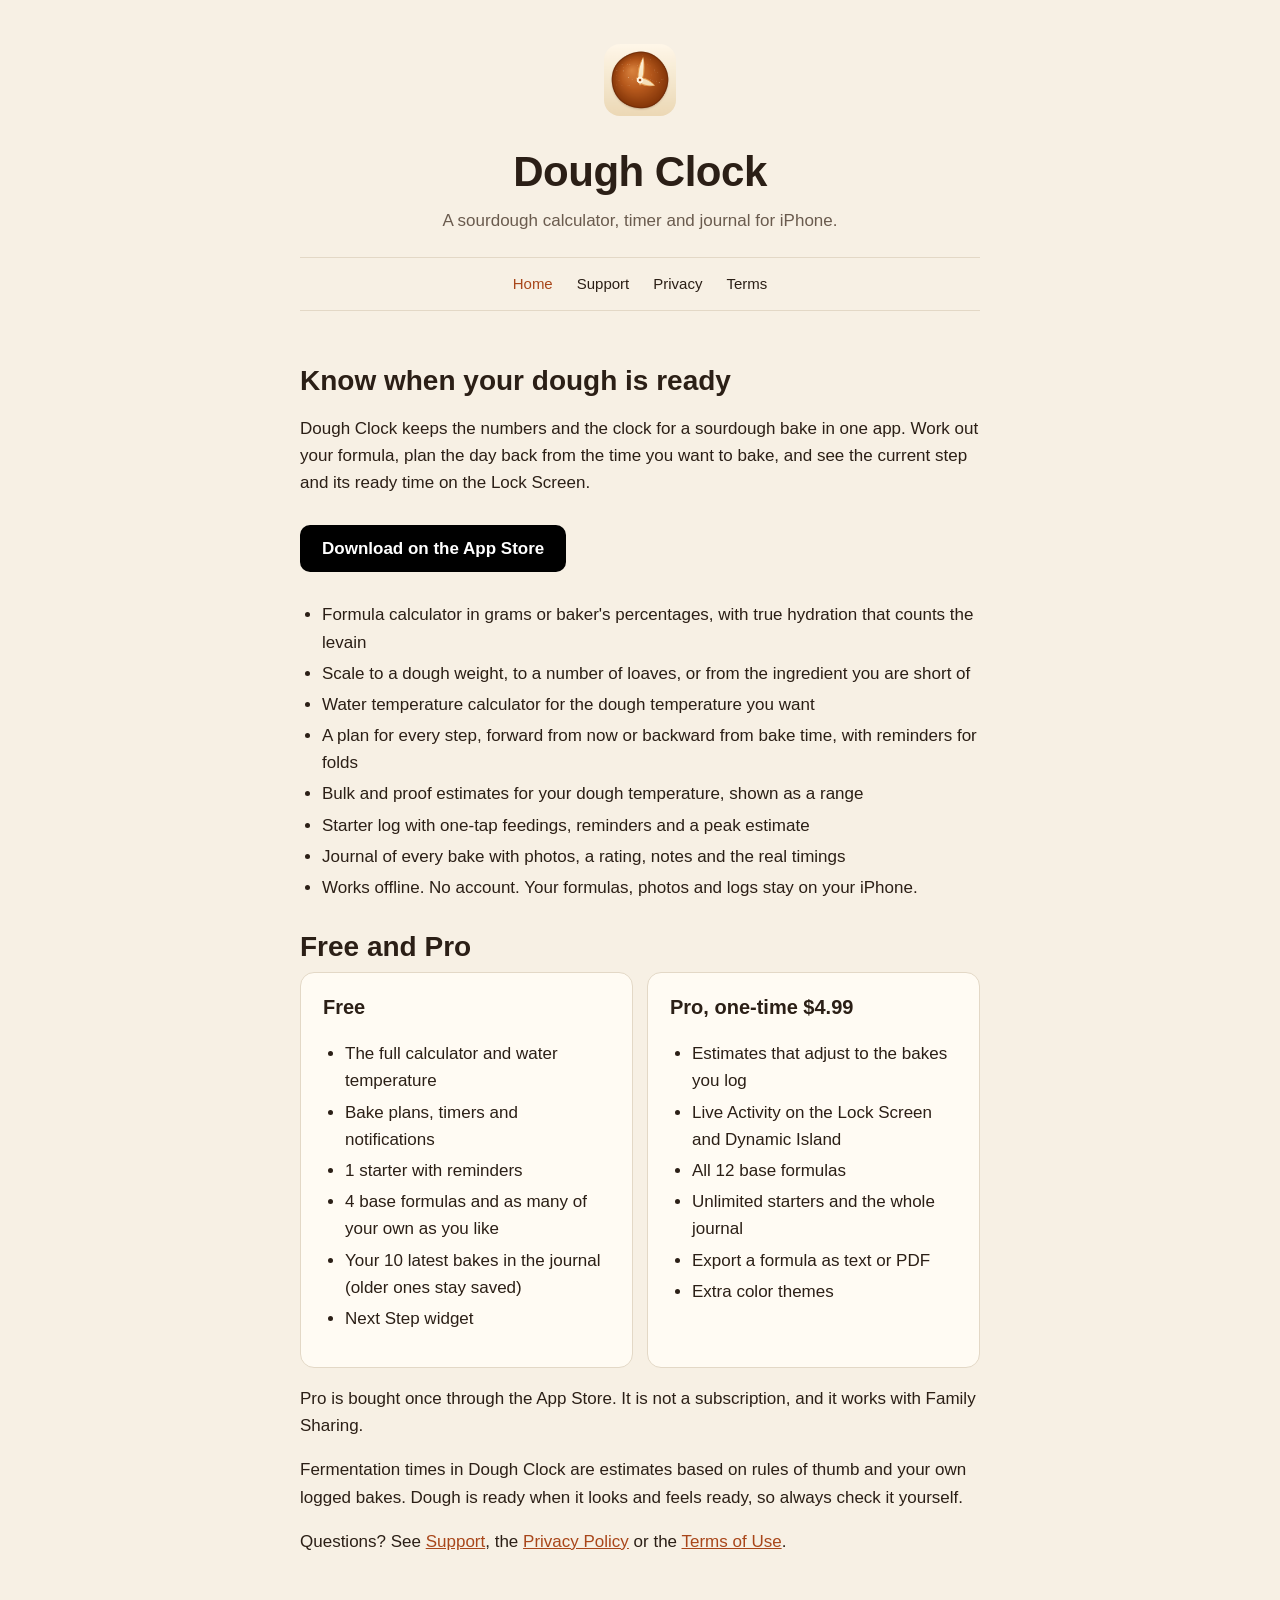
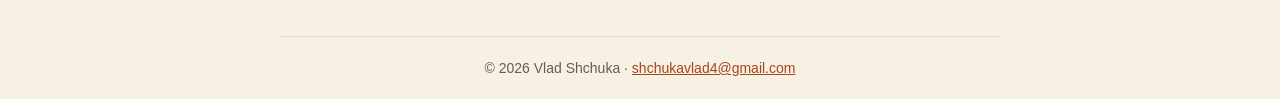
<file: index.html>
<!doctype html>
<html lang="en"><head><meta charset="utf-8"><meta name="viewport" content="width=device-width, initial-scale=1"><link rel="icon" href="icon.png"><link rel="apple-touch-icon" href="icon.png">
<title>Dough Clock: Sourdough Baking</title><meta name="description" content="Dough Clock is a sourdough calculator, bake timer, starter log and baking journal for iPhone. One-time Pro, no subscription, no ads, no account."><link rel="stylesheet" href="style.css"></head>
<body><header class="hero"><img class="mark" src="icon.png" alt="" width="72" height="72"><h1>Dough Clock</h1><p>A sourdough calculator, timer and journal for iPhone.</p>
<nav><a href="index.html" aria-current="page">Home</a><a href="support.html">Support</a><a href="privacy.html">Privacy</a><a href="terms.html">Terms</a></nav></header>
<main>
<h2>Know when your dough is ready</h2>
<p>Dough Clock keeps the numbers and the clock for a sourdough bake in one app. Work out your formula, plan the day back from the time you want to bake, and see the current step and its ready time on the Lock Screen.</p>
<!-- TODO: replace # with the App Store link once the app is live -->
<p><a class="badge" href="#">Download on the App Store</a></p>
<ul>
<li>Formula calculator in grams or baker's percentages, with true hydration that counts the levain</li>
<li>Scale to a dough weight, to a number of loaves, or from the ingredient you are short of</li>
<li>Water temperature calculator for the dough temperature you want</li>
<li>A plan for every step, forward from now or backward from bake time, with reminders for folds</li>
<li>Bulk and proof estimates for your dough temperature, shown as a range</li>
<li>Starter log with one-tap feedings, reminders and a peak estimate</li>
<li>Journal of every bake with photos, a rating, notes and the real timings</li>
<li>Works offline. No account. Your formulas, photos and logs stay on your iPhone.</li>
</ul>
<h2>Free and Pro</h2>
<div class="cols">
<div class="card"><h3>Free</h3>
<ul>
<li>The full calculator and water temperature</li>
<li>Bake plans, timers and notifications</li>
<li>1 starter with reminders</li>
<li>4 base formulas and as many of your own as you like</li>
<li>Your 10 latest bakes in the journal (older ones stay saved)</li>
<li>Next Step widget</li>
</ul></div>
<div class="card"><h3>Pro, one-time $4.99</h3>
<ul>
<li>Estimates that adjust to the bakes you log</li>
<li>Live Activity on the Lock Screen and Dynamic Island</li>
<li>All 12 base formulas</li>
<li>Unlimited starters and the whole journal</li>
<li>Export a formula as text or PDF</li>
<li>Extra color themes</li>
</ul></div>
</div>
<p>Pro is bought once through the App Store. It is not a subscription, and it works with Family Sharing.</p>
<p>Fermentation times in Dough Clock are estimates based on rules of thumb and your own logged bakes. Dough is ready when it looks and feels ready, so always check it yourself.</p>
<p>Questions? See <a href="support.html">Support</a>, the <a href="privacy.html">Privacy Policy</a> or the <a href="terms.html">Terms of Use</a>.</p>
</main><footer>&copy; 2026 Vlad Shchuka &middot; <a href="mailto:shchukavlad4@gmail.com">shchukavlad4@gmail.com</a></footer></body></html>
</file>
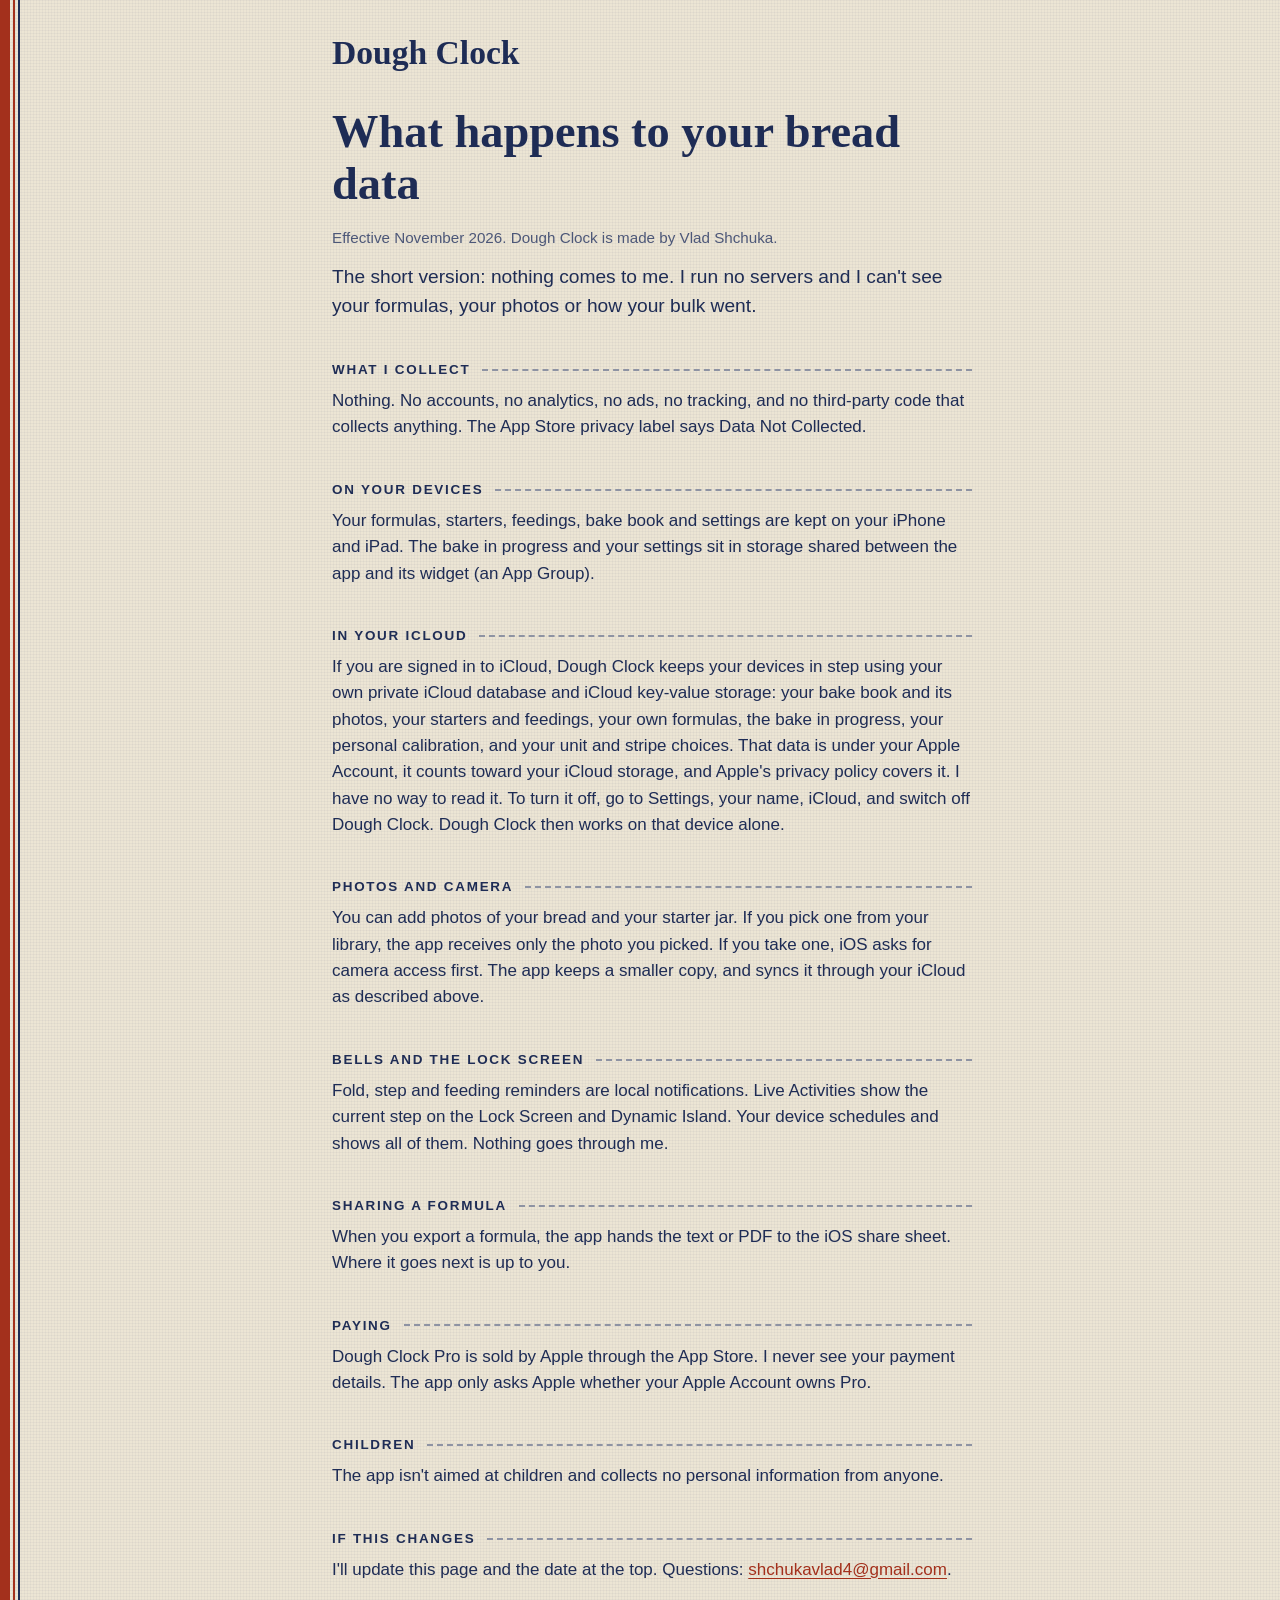
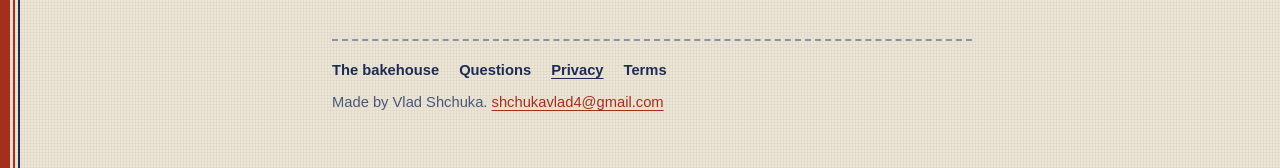
<file: privacy.html>
<!doctype html>
<html lang="en"><head><meta charset="utf-8"><meta name="viewport" content="width=device-width, initial-scale=1"><link rel="icon" href="icon.png"><link rel="apple-touch-icon" href="icon.png">
<title>Privacy · Dough Clock</title><meta name="description" content="Dough Clock plans a sourdough bake back from the time you want it in the oven, with a formula sheet, a starter shelf and a bake book. On iPhone and iPad. One purchase, no subscription."><link rel="stylesheet" href="sack.css"></head>
<body><div class="sack">
<p class="brand"><a href="index.html">Dough Clock</a></p>
<main>
<h2>What happens to your bread data</h2>
<p class="quiet">Effective November 2026. Dough Clock is made by Vlad Shchuka.</p>
<p class="lead">The short version: nothing comes to me. I run no servers and I can't see your formulas, your photos or how your bulk went.</p>

<h3>What I collect</h3>
<p>Nothing. No accounts, no analytics, no ads, no tracking, and no third-party code that collects anything. The App Store privacy label says Data Not Collected.</p>

<h3>On your devices</h3>
<p>Your formulas, starters, feedings, bake book and settings are kept on your iPhone and iPad. The bake in progress and your settings sit in storage shared between the app and its widget (an App Group).</p>

<h3>In your iCloud</h3>
<p>If you are signed in to iCloud, Dough Clock keeps your devices in step using your own private iCloud database and iCloud key-value storage: your bake book and its photos, your starters and feedings, your own formulas, the bake in progress, your personal calibration, and your unit and stripe choices. That data is under your Apple Account, it counts toward your iCloud storage, and Apple's privacy policy covers it. I have no way to read it. To turn it off, go to Settings, your name, iCloud, and switch off Dough Clock. Dough Clock then works on that device alone.</p>

<h3>Photos and camera</h3>
<p>You can add photos of your bread and your starter jar. If you pick one from your library, the app receives only the photo you picked. If you take one, iOS asks for camera access first. The app keeps a smaller copy, and syncs it through your iCloud as described above.</p>

<h3>Bells and the Lock Screen</h3>
<p>Fold, step and feeding reminders are local notifications. Live Activities show the current step on the Lock Screen and Dynamic Island. Your device schedules and shows all of them. Nothing goes through me.</p>

<h3>Sharing a formula</h3>
<p>When you export a formula, the app hands the text or PDF to the iOS share sheet. Where it goes next is up to you.</p>

<h3>Paying</h3>
<p>Dough Clock Pro is sold by Apple through the App Store. I never see your payment details. The app only asks Apple whether your Apple Account owns Pro.</p>

<h3>Children</h3>
<p>The app isn't aimed at children and collects no personal information from anyone.</p>

<h3>If this changes</h3>
<p>I'll update this page and the date at the top. Questions: <a href="mailto:shchukavlad4@gmail.com">shchukavlad4@gmail.com</a>.</p>
</main>
<footer><nav><a href="index.html">The bakehouse</a><a href="support.html">Questions</a><a href="privacy.html" aria-current="page">Privacy</a><a href="terms.html">Terms</a></nav><p>Made by Vlad Shchuka. <a href="mailto:shchukavlad4@gmail.com">shchukavlad4@gmail.com</a></p></footer>
</div></body></html>
</file>
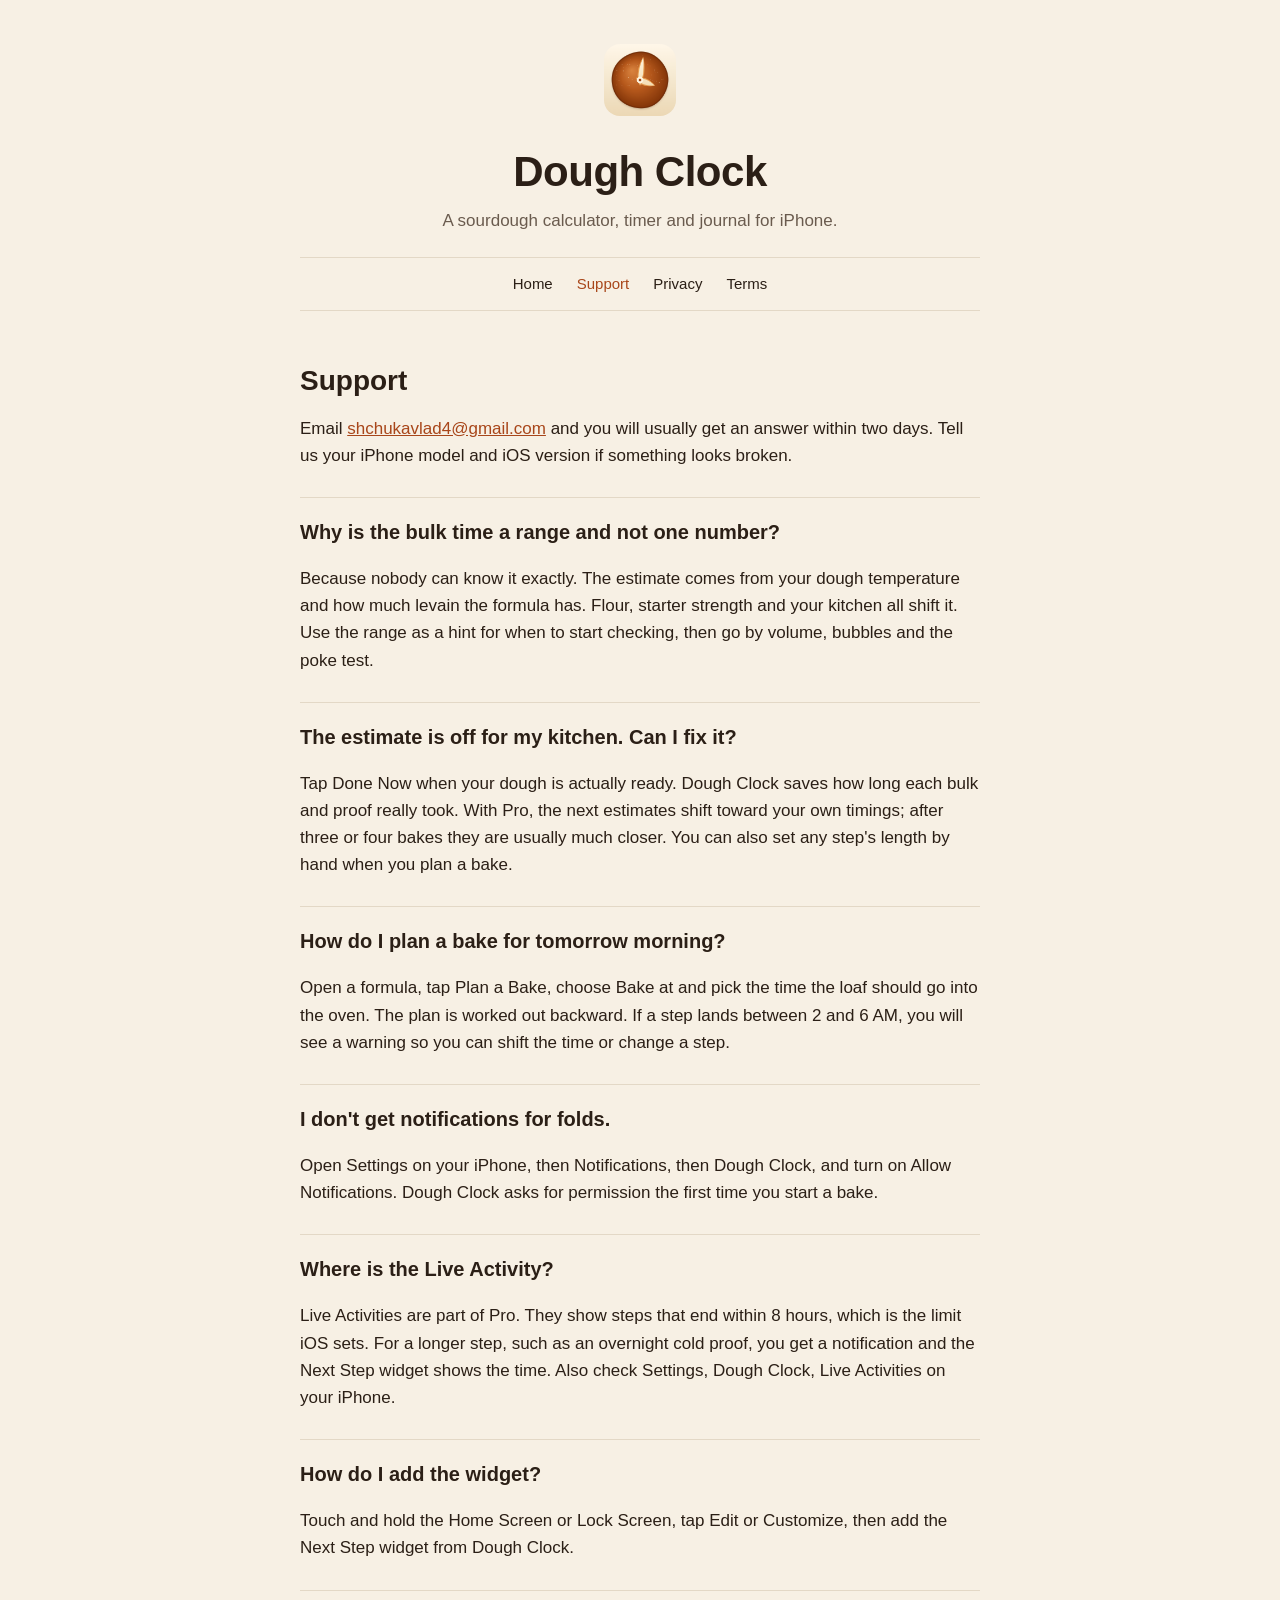
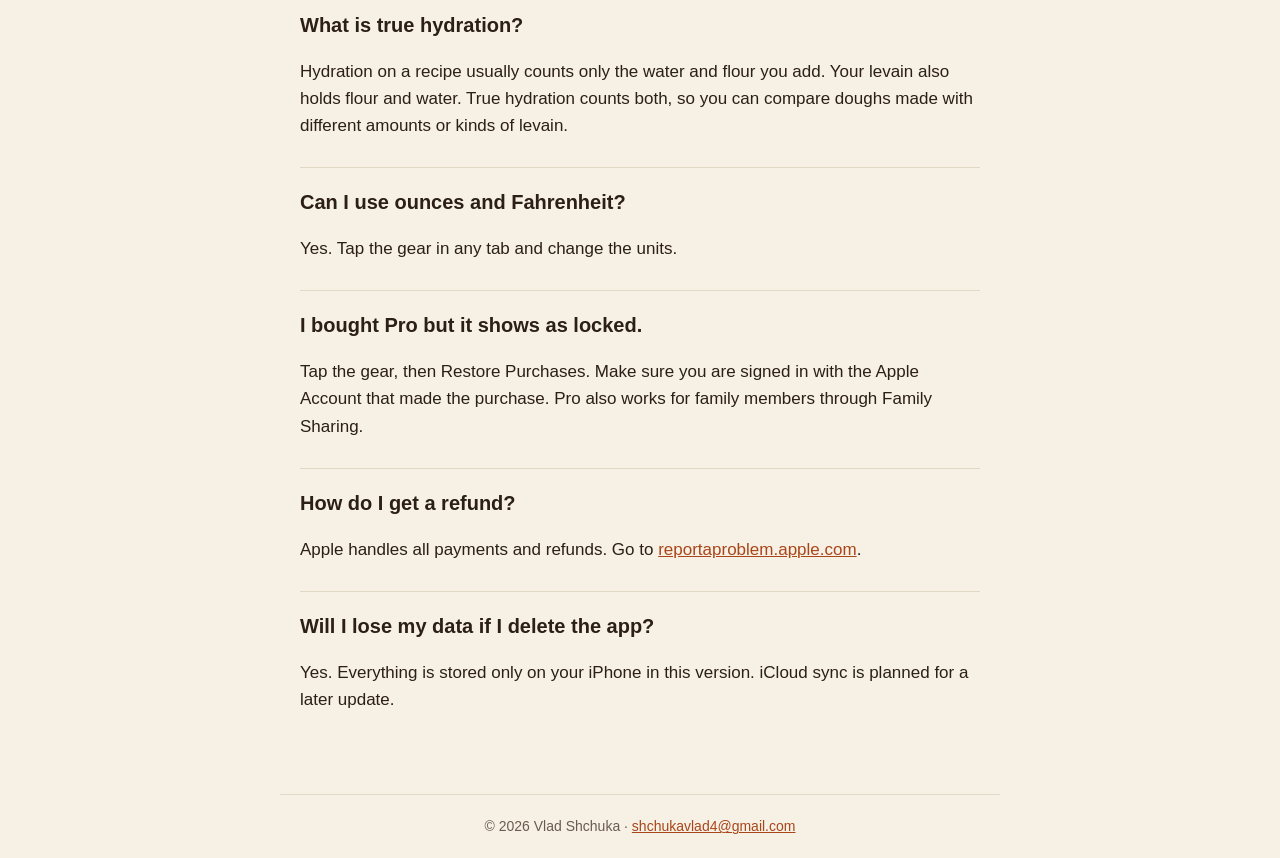
<file: support.html>
<!doctype html>
<html lang="en"><head><meta charset="utf-8"><meta name="viewport" content="width=device-width, initial-scale=1"><link rel="icon" href="icon.png"><link rel="apple-touch-icon" href="icon.png">
<title>Support · Dough Clock</title><meta name="description" content="Dough Clock is a sourdough calculator, bake timer, starter log and baking journal for iPhone. One-time Pro, no subscription, no ads, no account."><link rel="stylesheet" href="style.css"></head>
<body><header class="hero"><img class="mark" src="icon.png" alt="" width="72" height="72"><h1>Dough Clock</h1><p>A sourdough calculator, timer and journal for iPhone.</p>
<nav><a href="index.html">Home</a><a href="support.html" aria-current="page">Support</a><a href="privacy.html">Privacy</a><a href="terms.html">Terms</a></nav></header>
<main>
<h2>Support</h2>
<p>Email <a href="mailto:shchukavlad4@gmail.com">shchukavlad4@gmail.com</a> and you will usually get an answer within two days. Tell us your iPhone model and iOS version if something looks broken.</p>

<h3>Why is the bulk time a range and not one number?</h3>
<p>Because nobody can know it exactly. The estimate comes from your dough temperature and how much levain the formula has. Flour, starter strength and your kitchen all shift it. Use the range as a hint for when to start checking, then go by volume, bubbles and the poke test.</p>

<h3>The estimate is off for my kitchen. Can I fix it?</h3>
<p>Tap Done Now when your dough is actually ready. Dough Clock saves how long each bulk and proof really took. With Pro, the next estimates shift toward your own timings; after three or four bakes they are usually much closer. You can also set any step's length by hand when you plan a bake.</p>

<h3>How do I plan a bake for tomorrow morning?</h3>
<p>Open a formula, tap Plan a Bake, choose Bake at and pick the time the loaf should go into the oven. The plan is worked out backward. If a step lands between 2 and 6 AM, you will see a warning so you can shift the time or change a step.</p>

<h3>I don't get notifications for folds.</h3>
<p>Open Settings on your iPhone, then Notifications, then Dough Clock, and turn on Allow Notifications. Dough Clock asks for permission the first time you start a bake.</p>

<h3>Where is the Live Activity?</h3>
<p>Live Activities are part of Pro. They show steps that end within 8 hours, which is the limit iOS sets. For a longer step, such as an overnight cold proof, you get a notification and the Next Step widget shows the time. Also check Settings, Dough Clock, Live Activities on your iPhone.</p>

<h3>How do I add the widget?</h3>
<p>Touch and hold the Home Screen or Lock Screen, tap Edit or Customize, then add the Next Step widget from Dough Clock.</p>

<h3>What is true hydration?</h3>
<p>Hydration on a recipe usually counts only the water and flour you add. Your levain also holds flour and water. True hydration counts both, so you can compare doughs made with different amounts or kinds of levain.</p>

<h3>Can I use ounces and Fahrenheit?</h3>
<p>Yes. Tap the gear in any tab and change the units.</p>

<h3>I bought Pro but it shows as locked.</h3>
<p>Tap the gear, then Restore Purchases. Make sure you are signed in with the Apple Account that made the purchase. Pro also works for family members through Family Sharing.</p>

<h3>How do I get a refund?</h3>
<p>Apple handles all payments and refunds. Go to <a href="https://reportaproblem.apple.com">reportaproblem.apple.com</a>.</p>

<h3>Will I lose my data if I delete the app?</h3>
<p>Yes. Everything is stored only on your iPhone in this version. iCloud sync is planned for a later update.</p>
</main><footer>&copy; 2026 Vlad Shchuka &middot; <a href="mailto:shchukavlad4@gmail.com">shchukavlad4@gmail.com</a></footer></body></html>
</file>
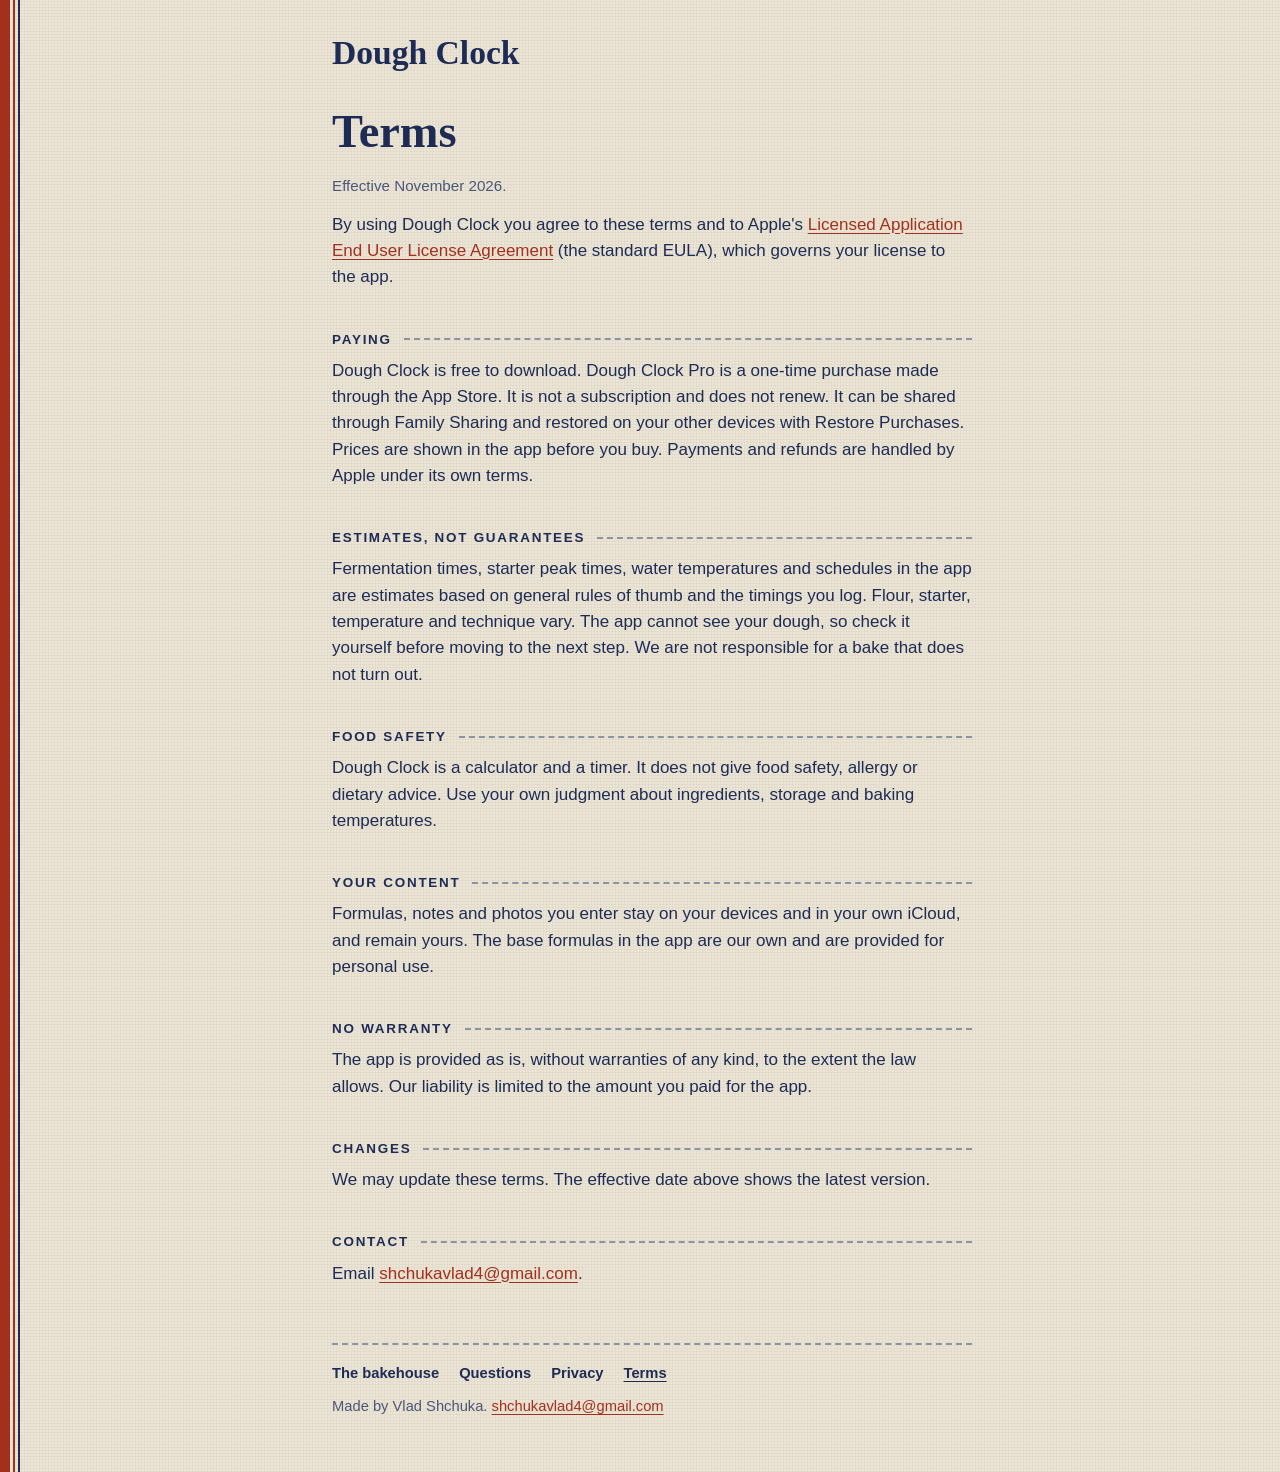
<file: terms.html>
<!doctype html>
<html lang="en"><head><meta charset="utf-8"><meta name="viewport" content="width=device-width, initial-scale=1"><link rel="icon" href="icon.png"><link rel="apple-touch-icon" href="icon.png">
<title>Terms · Dough Clock</title><meta name="description" content="Dough Clock plans a sourdough bake back from the time you want it in the oven, with a formula sheet, a starter shelf and a bake book. On iPhone and iPad. One purchase, no subscription."><link rel="stylesheet" href="sack.css"></head>
<body><div class="sack">
<p class="brand"><a href="index.html">Dough Clock</a></p>
<main>
<h2>Terms</h2>
<p class="quiet">Effective November 2026.</p>
<p>By using Dough Clock you agree to these terms and to Apple's <a href="https://www.apple.com/legal/internet-services/itunes/dev/stdeula/">Licensed Application End User License Agreement</a> (the standard EULA), which governs your license to the app.</p>

<h3>Paying</h3>
<p>Dough Clock is free to download. Dough Clock Pro is a one-time purchase made through the App Store. It is not a subscription and does not renew. It can be shared through Family Sharing and restored on your other devices with Restore Purchases. Prices are shown in the app before you buy. Payments and refunds are handled by Apple under its own terms.</p>

<h3>Estimates, not guarantees</h3>
<p>Fermentation times, starter peak times, water temperatures and schedules in the app are estimates based on general rules of thumb and the timings you log. Flour, starter, temperature and technique vary. The app cannot see your dough, so check it yourself before moving to the next step. We are not responsible for a bake that does not turn out.</p>

<h3>Food safety</h3>
<p>Dough Clock is a calculator and a timer. It does not give food safety, allergy or dietary advice. Use your own judgment about ingredients, storage and baking temperatures.</p>

<h3>Your content</h3>
<p>Formulas, notes and photos you enter stay on your devices and in your own iCloud, and remain yours. The base formulas in the app are our own and are provided for personal use.</p>

<h3>No warranty</h3>
<p>The app is provided as is, without warranties of any kind, to the extent the law allows. Our liability is limited to the amount you paid for the app.</p>

<h3>Changes</h3>
<p>We may update these terms. The effective date above shows the latest version.</p>

<h3>Contact</h3>
<p>Email <a href="mailto:shchukavlad4@gmail.com">shchukavlad4@gmail.com</a>.</p>
</main>
<footer><nav><a href="index.html">The bakehouse</a><a href="support.html">Questions</a><a href="privacy.html">Privacy</a><a href="terms.html" aria-current="page">Terms</a></nav><p>Made by Vlad Shchuka. <a href="mailto:shchukavlad4@gmail.com">shchukavlad4@gmail.com</a></p></footer>
</div></body></html>
</file>
<file: style.css>
:root {
  --page: #F7F0E4; --surface: #FFFBF3; --ink: #2B1F16; --muted: #6A5B4E; --line: #E3D8C6; --brand: #A8461A;
  color-scheme: light dark;
}
@media (prefers-color-scheme: dark) {
  :root { --page: #1A1410; --surface: #272019; --ink: #F6EEE2; --muted: #B9AA9A; --line: #3A3027; --brand: #F2A56B; }
}
* { box-sizing: border-box; }
body { margin: 0; background: var(--page); color: var(--ink);
  font: 17px/1.6 -apple-system, BlinkMacSystemFont, "SF Pro Text", "Helvetica Neue", Arial, sans-serif; }
.hero { max-width: 720px; margin: 0 auto; padding: 44px 20px 0; text-align: center; }
.mark { display: inline-block; width: 72px; height: 72px; border-radius: 16px; }
.hero h1 { font-family: "SF Pro Rounded", -apple-system, BlinkMacSystemFont, sans-serif; font-weight: 800; font-size: 42px; letter-spacing: -0.5px; margin: 14px 0 2px; }
.hero p { margin: 0; color: var(--muted); }
nav { margin-top: 22px; padding: 10px 0; font-size: 15px; border-top: 1px solid var(--line); border-bottom: 1px solid var(--line); }
nav a { color: var(--ink); text-decoration: none; display: inline-block; margin: 0 12px; padding: 4px 0; }
nav a:hover, nav a[aria-current="page"] { color: var(--brand); }
main { max-width: 720px; margin: 0 auto; padding: 24px 20px 64px; }
h2 { font-weight: 800; font-size: 28px; line-height: 1.25; margin: 28px 0 8px; }
h3 { font-weight: 700; font-size: 20px; margin: 28px 0 4px; padding-top: 18px; border-top: 1px solid var(--line); }
a { color: var(--brand); }
ol, ul { padding-left: 22px; }
li { margin: 4px 0; }
.card { background: var(--surface); border: 1px solid var(--line); border-radius: 14px; padding: 18px 22px; margin: 18px 0; }
.cols { display: grid; gap: 14px; grid-template-columns: 1fr; }
@media (min-width: 640px) { .cols { grid-template-columns: 1fr 1fr; } }
.cols .card { margin: 0; }
.cols h3 { border: 0; padding: 0; margin: 0 0 6px; }
.badge { display: inline-block; background: #000; color: #fff; text-decoration: none; border-radius: 10px; padding: 10px 22px; font-weight: 600; margin: 12px 0; }
.muted { color: var(--muted); font-size: 15px; }
footer { max-width: 720px; margin: 0 auto; text-align: center; color: var(--muted); font-size: 14px; padding: 20px; border-top: 1px solid var(--line); }
</file>
<file: sack.css>
/* A flour sack: unbleached linen, indigo stamping ink, one woven stripe down the side. */
:root {
  --ground: #ece5d4; --label: #f7f2e6; --ink: #1e2c55; --worn: #4c5778; --thread: #8e93a3; --stripe: #a3301c;
  --dough: #e6c78f;
  --stamp: Superclarendon, "Clarendon", "Rockwell", "Roboto Slab", Georgia, serif;
  --read: Futura, "Trebuchet MS", "Century Gothic", Verdana, sans-serif;
  --figure: Rockwell, "Roboto Slab", Georgia, serif;
}
@media (prefers-color-scheme: dark) {
  :root { --ground: #12161f; --label: #1c2230; --ink: #ede6d6; --worn: #a9aebc; --thread: #4f5668; --stripe: #f0896b; --dough: #d9bc88; }
}
* { box-sizing: border-box; }
html { background: var(--ground); }
body {
  margin: 0; color: var(--ink); font: 500 1.0625rem/1.55 var(--read);
  background:
    linear-gradient(90deg, var(--stripe) 0 10px, transparent 10px 13px, var(--stripe) 13px 15px, transparent 15px 18px, var(--ink) 18px 20px, transparent 20px),
    repeating-linear-gradient(0deg, color-mix(in srgb, var(--ink) 4%, transparent) 0 1px, transparent 1px 3px),
    repeating-linear-gradient(90deg, color-mix(in srgb, var(--ink) 4%, transparent) 0 1px, transparent 1px 3px),
    var(--ground);
}
.sack { max-width: 44rem; margin: 0 auto; padding: 2.25rem 1.25rem 2.5rem 2.75rem; }
.brand { margin: 0 0 2.25rem; font: 700 2.1rem/1 var(--stamp); }
.brand a { color: var(--ink); text-decoration: none; }
a { color: var(--stripe); text-underline-offset: 3px; }
h1, h2 { font: 700 clamp(1.9rem, 6vw, 2.9rem)/1.12 var(--stamp); margin: 0 0 1rem; }
h3 {
  display: flex; align-items: center; gap: .75rem; margin: 2.5rem 0 .6rem;
  font: 700 .84rem/1.3 var(--read); letter-spacing: .13em; text-transform: uppercase;
}
h3::after { content: ""; flex: 1; border-top: 2px dashed var(--thread); }
h4 { font: 700 1.05rem/1.3 var(--read); margin: 1.6rem 0 .3rem; }
p { margin: 0 0 .9rem; }
.quiet { color: var(--worn); font-size: .95rem; }
.lead { font-size: 1.2rem; line-height: 1.5; }
figure { margin: 0; }

/* The day, worked back from the oven: the site's main picture, in type, not a phone mock-up. */
.dayline { list-style: none; margin: 1.5rem 0 2rem; padding: 0; }
.dayline li { display: grid; grid-template-columns: 5rem 1rem 1fr; gap: .6rem; }
.dayline time { font: 400 .95rem/1.5 var(--figure); text-align: right; color: var(--worn); }
.dayline i { position: relative; display: block; }
.dayline i::before { content: ""; position: absolute; left: 3px; top: .35rem; width: 10px; height: 10px; border: 2px solid var(--ink); }
.dayline i::after { content: ""; position: absolute; left: 7px; top: 1.15rem; bottom: -.35rem; border-left: 2px solid var(--thread); }
.dayline li:last-child i::after { display: none; }
.dayline span { padding-bottom: .75rem; }
.dayline small { display: block; color: var(--worn); font-size: .88rem; }
.dayline .oven time { color: var(--stripe); font-weight: 700; }
.dayline .oven i::before { background: var(--stripe); border-color: var(--stripe); width: 14px; height: 14px; left: 1px; }
.dayline .oven span { font: 700 1.3rem/1.3 var(--stamp); }

.ticket {
  background: var(--label); padding: 1.1rem 1.25rem; margin: 1.25rem 0;
  outline: 1px dashed var(--thread); outline-offset: -5px;
}
.ticket p:last-child { margin-bottom: 0; }

footer { margin-top: 3.5rem; border-top: 2px dashed var(--thread); padding-top: 1.1rem; color: var(--worn); font-size: .92rem; }
footer nav { display: flex; flex-wrap: wrap; gap: .3rem 1.25rem; margin-bottom: .6rem; }
footer nav a { color: var(--ink); font-weight: 700; text-decoration: none; }
footer nav a[aria-current] { text-decoration: underline; }
</file>
